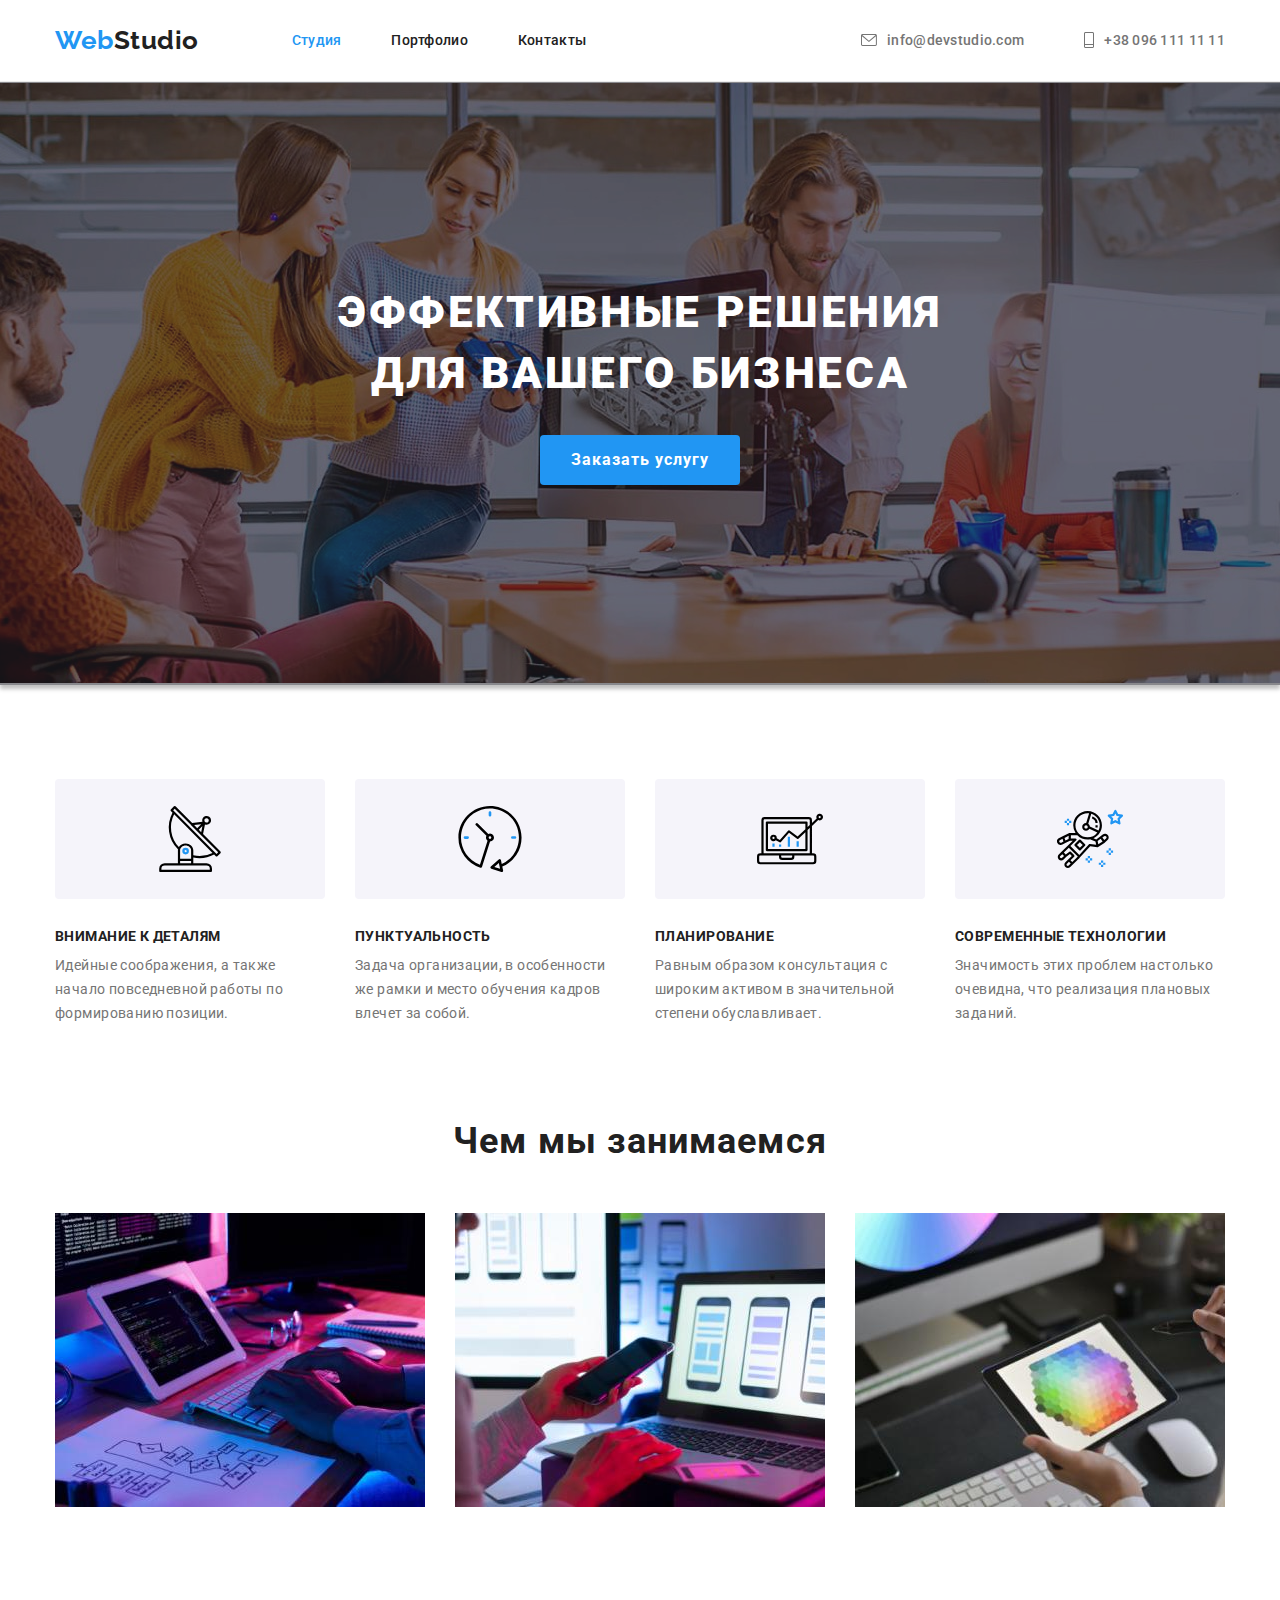
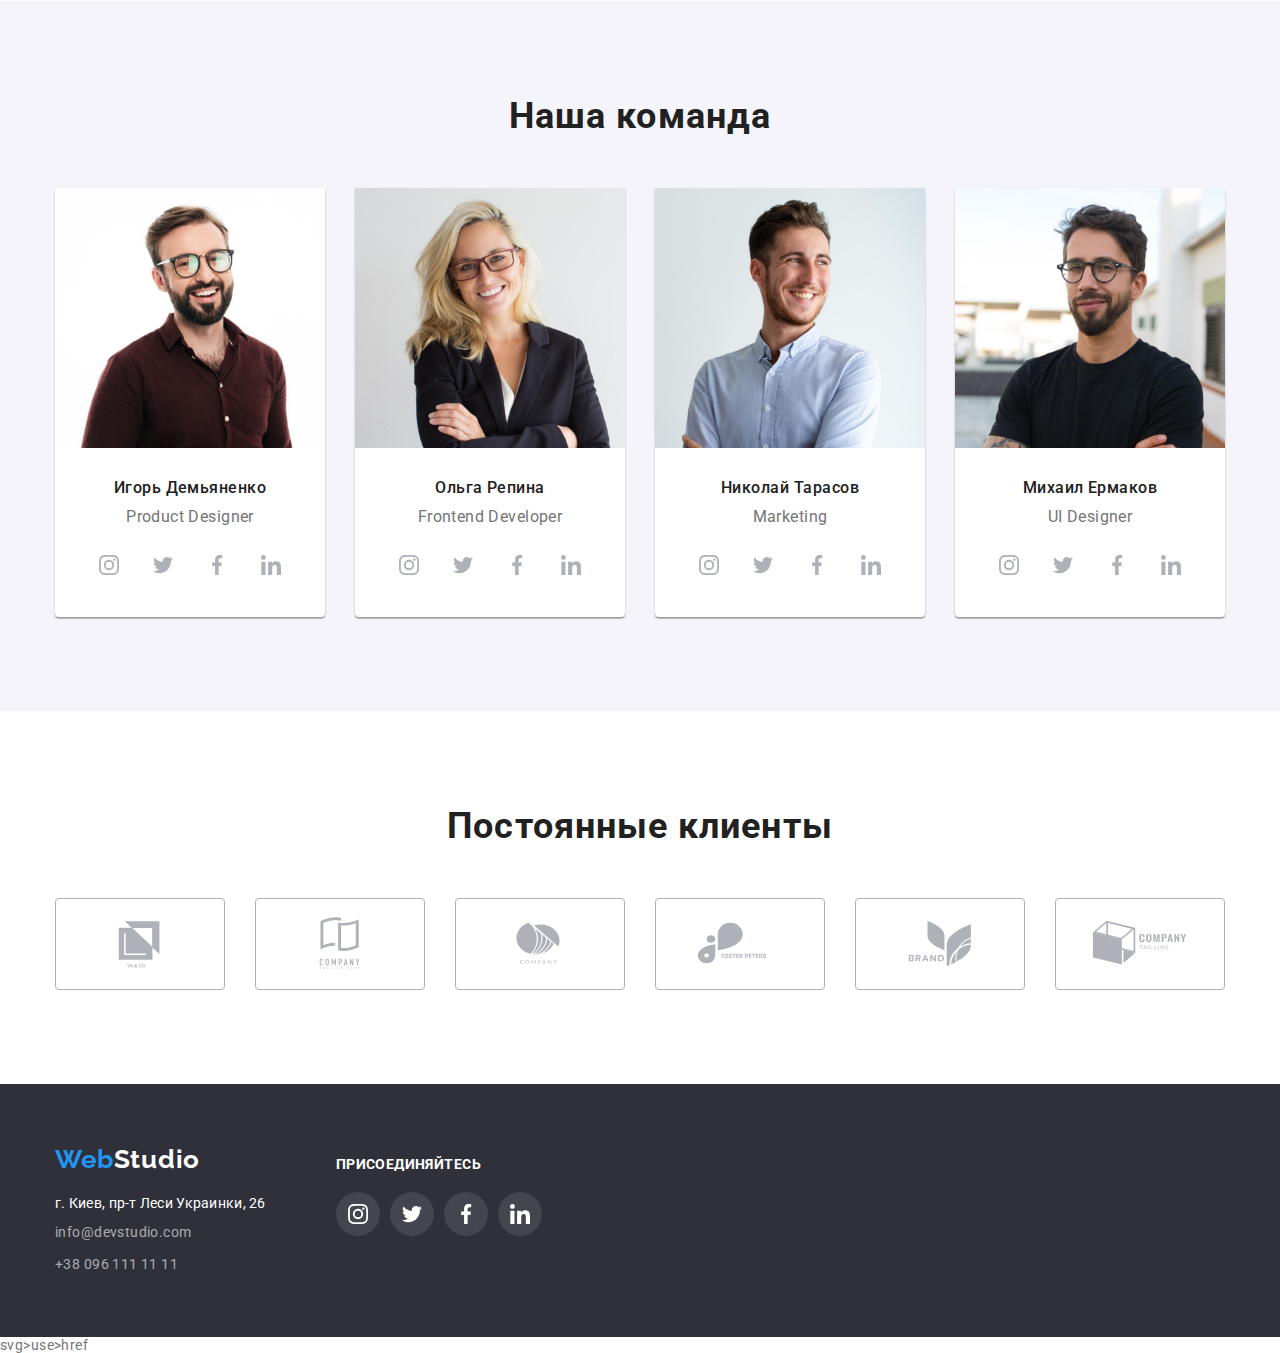
<file: index.html>
<!DOCTYPE html>
<html lang="ru">

<head>
    <meta charset="UTF-8" />
    <meta http-equiv="X-UA-Compatible" content="IE=edge" />
    <meta name="viewport" content="width=device-width, initial-scale=1.0" />
    <title>WebStudio</title>
    <link rel="stylesheet"
        href="https://cdnjs.cloudflare.com/ajax/libs/modern-normalize/1.1.0/modern-normalize.min.css" />
    <link
        href="https://fonts.googleapis.com/css2?family=Raleway:wght@700&family=Roboto:wght@400;500;700;900&display=swap"
        rel="stylesheet" />
    <link rel="stylesheet" href="./styles.css" />
</head>

<body>
    <!-- header -->
    <header class="header">
        <div class="container main-nav">
            <nav>
                <ul class="list header-nav">
                    <li class="item logo"><a class="logo" href="./index.html" aria-label="ссылка на студию"><span
                                class="logo-web">Web</span>Studio</a></li>
                    <li class="item">
                        <a class="list-link" href="./index.html"><s class="current">Студия</s></a>
                    </li>
                    <li class="item"><a class="list-link" href="./portfolio.html">Портфолио</a></li>
                    <li class="item"><a class="list-link" href="">Контакты</a></li>
                </ul>
            </nav>
            <ul class="list header-nav adress">
                <li class="item">
                    
                    <a class="site-nav" href=" mailto:info@devstudio.com"><svg class="svg-site-nav" width="16px" height="12px">
                        <use href="./icon.svg#icon-envelope"></use>
                    </svg>info@devstudio.com</a>
                </li>
                <li class="item">
                    <a class="site-nav" href="tel:+380961111111"><svg class="svg-site-nav" width="10px" height="16px">
                        <use href="./icon.svg#icon-Vector"></use>
                    </svg>+38 096 111 11 11</a>
                    
                </li>
            </ul>
        </div>
    </header>
    <!-- main -->
    <main>
        <!-- section 1 -->
        <section class="hero">
            <div class="container">
                <h1 class="hero-title"> Эффективные решения для вашего бизнеса </h1>
                <button class="button-hero" type="button">Заказать услугу</button>
            </div>
        </section>
        <section class="peculiarities">
            <div class="container">
                <h2 hidden>Особености</h2>
                <ul class="list-p">
                    <li class="item">
                        <div class="item-svg">
                            <svg width="66px" height="70px">
                                <use href="./icon.svg#icon-antenna"></use>
                            </svg>
                        </div>
                        <h3 class="peculiarities-headlines">Внимание к деталям</h3>
                        <p class="section-peculiarities">
                            Идейные соображения, а также начало повседневной работы по формированию позиции.
                        </p>
                    </li>
                    <li class="item">
                        <div class="item-svg">
                            <svg width="66px" height="70px">
                                <use href="./icon.svg#icon-clock"></use>
                            </svg>
                        </div>
                        <h3 class="peculiarities-headlines">Пунктуальность</h3>
                        <p class="section-peculiarities">
                            Задача организации, в особенности же рамки и место обучения кадров влечет за собой.
                        </p>
                    </li>
                    <li class="item">
                        <div class="item-svg">
                            <svg width="66px" height="70px">
                                <use href="./icon.svg#icon-diagram"></use>
                            </svg>
                        </div>
                        <h3 class="peculiarities-headlines">Планирование</h3>
                        <p class="section-peculiarities">
                            Равным образом консультация с широким активом в значительной степени обуславливает.
                        </p>
                    </li>
                    <li class="item">
                        <div class="item-svg">
                            <svg width="66px" height="70px">
                                <use href="./icon.svg#icon-astronaut"></use>
                            </svg>
                        </div>
                        <h3 class="peculiarities-headlines">Современные технологии</h3>
                        <p class="section-peculiarities">
                            Значимость этих проблем настолько очевидна, что реализация плановых заданий.
                        </p>
                    </li>
                </ul>
            </div>
        </section>
        <!-- What are we doing -->
        <section class="doing">
            <div class="container">
                <h2 class="work-title">Чем мы занимаемся</h2>
                <ul class="list">
                    <li class="item">
                        <img src="./images/img-a.jpeg" alt="планшет и клавиатура" width="370" />
                    </li>
                    <li class="item"><img src="./images/img-b.jpeg" alt="ноутбук и телефон" width="370" /></li>
                    <li class="item"><img src="./images/img-c.jpeg" alt="планшет с рисунком" width="370" /></li>
                </ul>
            </div>
        </section>
        <!-- our team -->
        <section class="team">
            <div class="container">
                <h2 class="team-headlines">Наша команда</h2>
                <ul class="list">
                    <li class="team-card">
                        <div class="team-article">
                            <img src="./images/igor.jpeg" alt="Игорь Демьяненко" width="270" />
                            <h3 class="tc-head">Игорь Демьяненко</h3>
                            <p class="team-skill">Product Designer</p>
                            <ul class="social">
                                <li class="ts-link"><a class="social-link" href="" target="_blank"
                                        rel="noreferrer noopener" aria-label="instagram">
                                        <svg width="20px" height="20px">
                                            <use href="./icon.svg#icon-instagram"></use>
                                        </svg>
                                    </a>
                                </li>
                                <li class="ts-link"><a class="social-link" href="" target="_blank"
                                        rel="noreferrer noopener" aria-label="twitter">
                                        <svg width="20px" height="20px">
                                            <use href="./icon.svg#icon-twitter"></use>
                                        </svg>
                                    </a>
                                </li>
                                <li class="ts-link"><a class="social-link" href="" target="_blank"
                                        rel="noreferrer noopener" aria-label="facebook">
                                        <svg width="20px" height="20px">
                                            <use href="./icon.svg#icon-facebook"></use>
                                        </svg>
                                    </a>
                                </li>
                                <li class="ts-link"><a class="social-link" href="" target="_blank"
                                        rel="noreferrer noopener" aria-label="linkedin">
                                        <svg width="20px" height="20px">
                                            <use href="./icon.svg#icon-linkedin"></use>
                                        </svg>
                                    </a>
                                </li>
                            </ul>
                        </div>
                    </li>
                    <li class="team-card">
                        <div class="team-article">
                            <img src="./images/olga.jpeg" alt="Ольга Репина" width="270" />
                            <h3 class="tc-head">Ольга Репина</h3>
                            <p class="team-skill">Frontend Developer</p>
                            <ul class="social">
                                <li class="ts-link"><a class="social-link" href="" target="_blank"
                                        rel="noreferrer noopener" aria-label="instagram">
                                        <svg width="20px" height="20px">
                                            <use href="./icon.svg#icon-instagram"></use>
                                        </svg>
                                    </a>
                                </li>
                                <li class="ts-link"><a class="social-link" href="" target="_blank"
                                        rel="noreferrer noopener" aria-label="twitter">
                                        <svg width="20px" height="20px">
                                            <use href="./icon.svg#icon-twitter"></use>
                                        </svg>
                                    </a>
                                </li>
                                <li class="ts-link"><a class="social-link" href="" target="_blank"
                                        rel="noreferrer noopener" aria-label="facebook">
                                        <svg width="20px" height="20px">
                                            <use href="./icon.svg#icon-facebook"></use>
                                        </svg>
                                    </a>
                                </li>
                                <li class="ts-link"><a class="social-link" href="" target="_blank"
                                        rel="noreferrer noopener" aria-label="linkedin">
                                        <svg width="20px" height="20px">
                                            <use href="./icon.svg#icon-linkedin"></use>
                                        </svg>
                                    </a>
                                </li>
                            </ul>
                        </div>
                    </li>
                    <li class="team-card">
                        <div class="team-article">
                            <img src="./images/nikolay.jpeg" alt="Николай Тарасов" width="270" />
                            <h3 class="tc-head">Николай Тарасов</h3>
                            <p class="team-skill">Marketing</p>
                            <ul class="social">
                                <li class="ts-link"><a class="social-link" href="" target="_blank"
                                        rel="noreferrer noopener" aria-label="instagram">
                                        <svg width="20px" height="20px">
                                            <use href="./icon.svg#icon-instagram"></use>
                                        </svg>
                                    </a>
                                </li>
                                <li class="ts-link"><a class="social-link" href="" target="_blank"
                                        rel="noreferrer noopener" aria-label="twitter">
                                        <svg width="20px" height="20px">
                                            <use href="./icon.svg#icon-twitter"></use>
                                        </svg>
                                    </a>
                                </li>
                                <li class="ts-link"><a class="social-link" href="" target="_blank"
                                        rel="noreferrer noopener" aria-label="facebook">
                                        <svg width="20px" height="20px">
                                            <use href="./icon.svg#icon-facebook"></use>
                                        </svg>
                                    </a>
                                </li>
                                <li class="ts-link"><a class="social-link" href="" target="_blank"
                                        rel="noreferrer noopener" aria-label="linkedin">
                                        <svg width="20px" height="20px">
                                            <use href="./icon.svg#icon-linkedin"></use>
                                        </svg>
                                    </a>
                                </li>
                            </ul>
                        </div>
                    </li>
                    <li class="team-card">
                        <div class="team-article">
                            <img src="./images/mixail.jpeg" alt="Михаил Ермаков" width="270" />
                            <h3 class="tc-head">Михаил Ермаков</h3>
                            <p class="team-skill">UI Designer</p>
                            <ul class="social">
                                <li class="ts-link"><a class="social-link" href="" target="_blank"
                                        rel="noreferrer noopener" aria-label="instagram">
                                        <svg width="20px" height="20px">
                                            <use href="./icon.svg#icon-instagram"></use>
                                        </svg>
                                    </a>
                                </li>
                                <li class="ts-link"><a class="social-link" href="" target="_blank"
                                        rel="noreferrer noopener" aria-label="twitter">
                                        <svg width="20px" height="20px">
                                            <use href="./icon.svg#icon-twitter"></use>
                                        </svg>
                                    </a>
                                </li>
                                <li class="ts-link"><a class="social-link" href="" target="_blank"
                                        rel="noreferrer noopener" aria-label="facebook">
                                        <svg width="20px" height="20px">
                                            <use href="./icon.svg#icon-facebook"></use>
                                        </svg>
                                    </a>
                                </li>
                                <li class="ts-link"><a class="social-link" href="" target="_blank"
                                        rel="noreferrer noopener" aria-label="linkedin">
                                        <svg width="20px" height="20px">
                                            <use href="./icon.svg#icon-linkedin"></use>
                                        </svg>
                                    </a>
                                </li>
                            </ul>
                        </div>
                    </li>
                </ul>
            </div>
        </section>
        <section class="cliet">
            <div class="container">
                <h2 class="regular-customers-headlines">Постоянные клиенты</h2>
                <div class="regular-customer">
                    <ul class="regular-list">
                        <li class="regular-item"><a class="regular-link" href="" target="_blank" rel="noreferrer noopener"><svg width="106px"
                                    height="60px">
                                    <use href="./icon.svg#icon-client-1"></use>
                                </svg></a></li>
                        <li class="regular-item"><a class="regular-link" href="" target="_blank" rel="noreferrer noopener"><svg width="106px"
                                    height="60px">
                                    <use href="./icon.svg#icon-client-2"></use>
                                </svg></a></li>
                        <li class="regular-item"><a class="regular-link" href="" target="_blank" rel="noreferrer noopener"><svg width="106px"
                                    height="60px">
                                    <use href="./icon.svg#icon-client-3"></use>
                                </svg></a></li>
                        <li class="regular-item"><a class="regular-link" href="" target="_blank" rel="noreferrer noopener"><svg width="106px"
                                    height="60px">
                                    <use href="./icon.svg#icon-client-4"></use>
                                </svg></a></li>
                        <li class="regular-item"><a class="regular-link" href="" target="_blank" rel="noreferrer noopener"><svg width="106px"
                                    height="60px">
                                    <use href="./icon.svg#icon-client-5"></use>
                                </svg></a></li>
                        <li class="regular-item"><a class="regular-link" href="" target="_blank" rel="noreferrer noopener"><svg width="106px" height="60px">
                                    <use href="./icon.svg#icon-client-6"></use>
                                </svg></a></li>
                    </ul>
                </div>
            </div>
        </section>
    </main>
    <!-- footer -->
    <footer class="footer">
        <div class="container">
            <div class="logo-addres">
            <a class="footer-logo" href="./index.html" aria-label="ссылка на студию"><span
                    class="footer-logoweb">Web</span>Studio</a>
            <ul class="address">
                <li class="list"><a class="footer-gmaps" href="https://goo.gl/maps/6azqXtSNCnMAoN6U6" target="_blank"
                        rel="noreferrer noopener">г. Киев, пр-т Леси Украинки, 26</a></li>
                <li class="list"><a class="footer-nav" href="mailto:info@devstudio.com">info@devstudio.com</a></li>
                <li class="list"><a class="footer-nav" href="tel:+380961111111">+38 096 111 11 11</a></li>
            </ul>
            </div>
            <div class="social-main">
                <strong class="social-main-headlines">присоединяйтесь</strong>
                <ul class="social-footer">
                                <li class="ts-link"><a class="social-link" href="" target="_blank"
                                        rel="noreferrer noopener" aria-label="instagram">
                                        <svg width="20px" height="20px">
                                            <use href="./icon.svg#icon-instagram"></use>
                                        </svg>
                                    </a>
                                </li>
                                <li class="ts-link"><a class="social-link" href="" target="_blank"
                                        rel="noreferrer noopener" aria-label="twitter">
                                        <svg width="20px" height="20px">
                                            <use href="./icon.svg#icon-twitter"></use>
                                        </svg>
                                    </a>
                                </li>
                                <li class="ts-link"><a class="social-link" href="" target="_blank"
                                        rel="noreferrer noopener" aria-label="facebook">
                                        <svg width="20px" height="20px">
                                            <use href="./icon.svg#icon-facebook"></use>
                                        </svg>
                                    </a>
                                </li>
                                <li class="ts-link"><a class="social-link" href="" target="_blank"
                                        rel="noreferrer noopener" aria-label="linkedin">
                                        <svg width="20px" height="20px">
                                            <use href="./icon.svg#icon-linkedin"></use>
                                        </svg>
                                    </a>
                                </li>
                            </ul>
            </div>
        </div>
    </footer>
</body>

</html>
svg>use>href
</file>
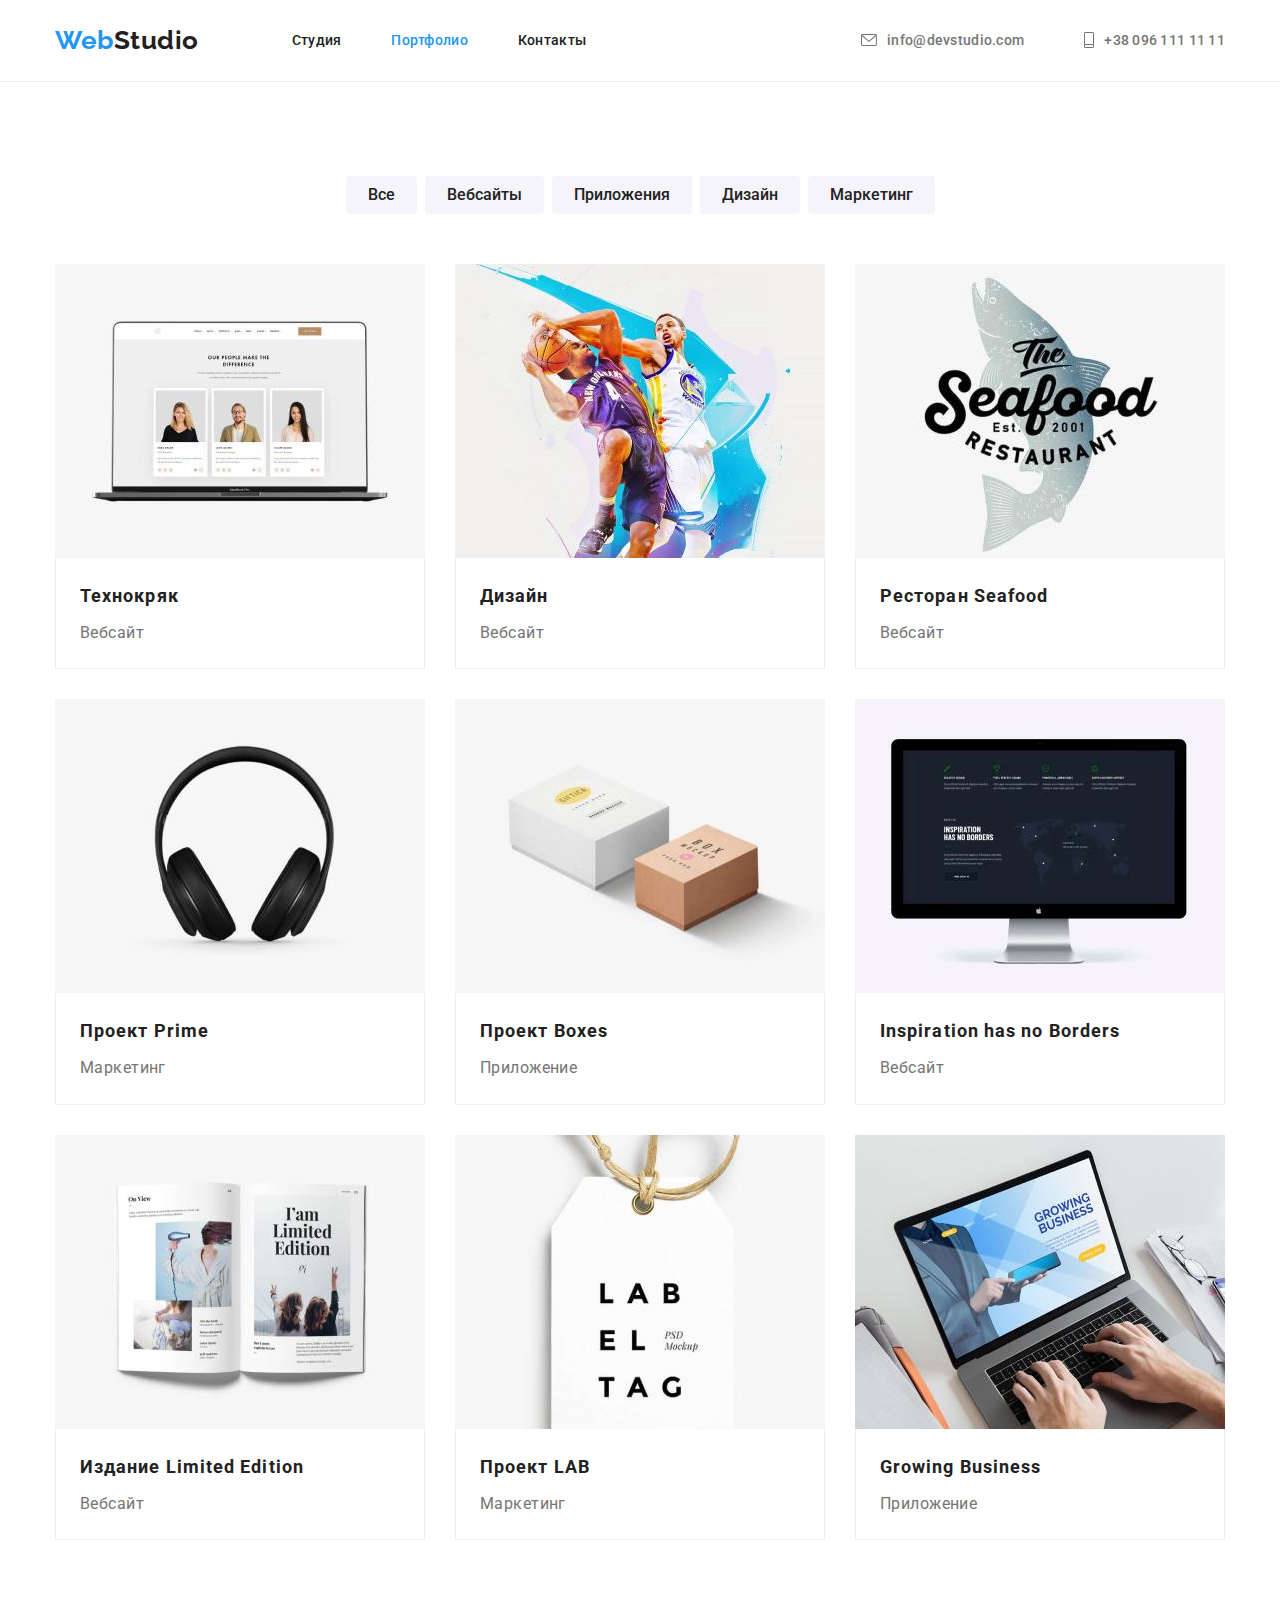
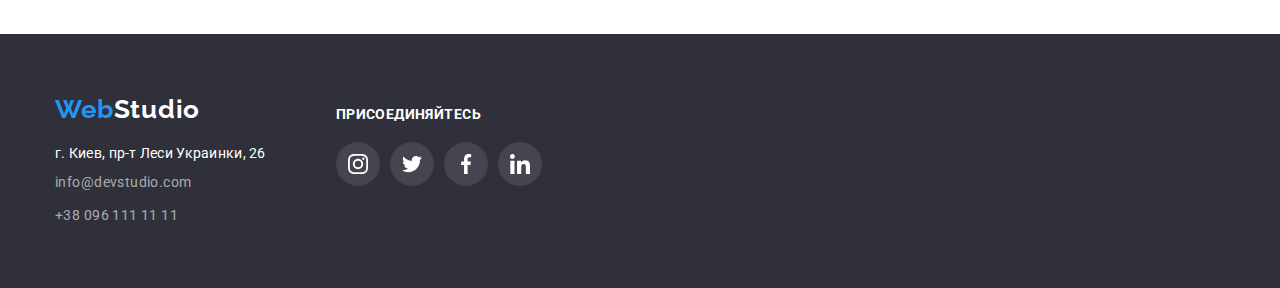
<file: portfolio.html>
<!DOCTYPE html>
<html lang="ru">

<head>
    <meta charset="UTF-8" />
    <meta http-equiv="X-UA-Compatible" content="IE=edge" />
    <meta name="viewport" content="width=device-width, initial-scale=1.0" />
    <title>Portfolio</title>
    <link
        href="https://fonts.googleapis.com/css2?family=Raleway:wght@700&family=Roboto:wght@400;500;700;900&display=swap"
        rel="stylesheet" />
    <link rel="stylesheet"
        href="https://cdnjs.cloudflare.com/ajax/libs/modern-normalize/1.1.0/modern-normalize.min.css" />
    <link rel="stylesheet" href="./styles.css" />
</head>

<body>
    <header class="header">
        <div class="container main-nav">
            <nav>
                <ul class="list header-nav">
                    <li class="item logo">
                        <a class="logo" href="./index.html" aria-label="ссылка на студию"><span
                                class="logo-web">Web</span>Studio</a>
                    </li>
                    <li class="item">
                        <a class="list-link" href="./index.html">Студия</a>
                    </li>
                    <li class="item">
                        <a class="list-link" href="./portfolio.html"><span class="current">Портфолио</span></a>
                    </li>
                    <li class="item"><a class="list-link" href="">Контакты</a></li>
                </ul>
            </nav>
            <ul class="list header-nav adress">
                <li class="item">
                    
                    <a class="site-nav" href=" mailto:info@devstudio.com"><svg class="svg-site-nav" width="16px" height="12px">
                        <use href="./icon.svg#icon-envelope"></use>
                    </svg>info@devstudio.com</a>
                </li>
                <li class="item">
                    <a class="site-nav" href="tel:+380961111111"><svg class="svg-site-nav" width="10px" height="16px">
                        <use href="./icon.svg#icon-Vector"></use>
                    </svg>+38 096 111 11 11</a>
                    
                </li>
            </ul>
        </div>
    </header>
    <!-- main -->
    <main>
        <section>
            <div class="work container">
                <h1 hidden>Работы</h1>
                <!-- filter works -->
                <ul class="list">
                    <li class="item">
                        <button class="button" type="button">Все</button>
                    </li>
                    <li class="item">
                        <button class="button" type="button">Вебсайты</button>
                    </li>
                    <li class="item">
                        <button class="button" type="button">Приложения</button>
                    </li>
                    <li class="item">
                        <button class="button" type="button">Дизайн</button>
                    </li>
                    <li class="item">
                        <button class="button" type="button">Маркетинг</button>
                    </li>
                </ul>
                <ul class="list-card">
                    <li class="card-link">
                            <a href=""><img src="./images/images-portfolio/img.jpeg" alt="ноутбук" width="370" />
                                <div class="card-data">
                                <h2 class="card-name">Технокряк</h2>
                                <p class="card-text">Вебсайт</p>
                                </div>
                            </a>
                    </li>
                    <li class="card-link">
                            <a href=""><img src="./images/images-portfolio/img2.jpeg" alt="баскетболисты" width="370" />
                                <div class="card-data">
                                <h2 class="card-name">Дизайн</h2>
                                <p class="card-text">Вебсайт</p>
                                </div>
                            </a>
                    </li>
                    <li class="card-link">
                            <a href=""><img src="./images/images-portfolio/img3.jpeg" alt="лого ресторана"
                                    width="370" />
                                <div class="card-data">
                                <h2 class="card-name">Ресторан Seafood</h2>
                                <p class="card-text">Вебсайт</p>
                                </div>
                            </a>
                    </li>
                    <li class="card-link">
                            <a href=""><img src="./images/images-portfolio/img4.jpeg" alt="наушники" width="370" />
                                <div class="card-data">
                                <h2 class="card-name">Проект Prime</h2>
                                <p class="card-text">Маркетинг</p>
                                </div>
                            </a>
                    </li>
                    <li class="card-link">
                            <a href=""><img src="./images/images-portfolio/img5.jpeg" alt="коробки" width="370" />
                            <div class="card-data">
                                <h2 class="card-name">Проект Boxes</h2>
                                <p class="card-text">Приложение</p>
                                </div>
                            </a>
                    </li>
                    <li class="card-link">
                            <a href=""><img src="./images/images-portfolio/img6.jpeg" alt="монитор" width="370" />
                            <div class="card-data">
                                <h2 class="card-name" lang="en">
                                    Inspiration has no Borders
                                </h2>
                                <p class="card-text">Вебсайт</p>
                                </div>
                            </a>
                    </li>
                    <li class="card-link">
                            <a href=""><img src="./images/images-portfolio/img7.jpeg" alt="открытая книга"
                                    width="370" />
                                <div class="card-data">
                                <h2 class="card-name">Издание Limited Edition</h2>
                                <p class="card-text">Вебсайт</p>
                                </div>
                            </a>
                    </li>
                    <li class="card-link">
                            <a href=""><img src="./images/images-portfolio/img8.jpeg" alt="бирка" width="370" />
                            <div class="card-data">
                                <h2 class="card-name">Проект LAB</h2>
                                <p class="card-text">Маркетинг</p>
                                </div>
                            </a>
                    </li>
                    <li class="card-link">
                            <a href=""><img src="./images/images-portfolio/img9.jpeg" alt="ноутбук" width="370" />
                            <div class="card-data">
                                <h2 class="card-name" lang="en">Growing Business</h2>
                                <p class="card-text">Приложение</p>
                                </div>
                            </a>
                    </li>
                </ul>
            </div>
        </section>
    </main>
    <!-- footer -->
    <footer class="footer">
        <div class="container">
            <div class="logo-addres">
                <a class="footer-logo" href="./index.html" aria-label="ссылка на студию"><span
                        class="footer-logoweb">Web</span>Studio</a>
                <ul class="address">
                    <li class="list">
                        <a class="footer-gmaps" href="https://goo.gl/maps/6azqXtSNCnMAoN6U6" target="_blank"
                            rel="noreferrer noopener">г. Киев, пр-т Леси Украинки, 26</a>
                    </li>
                    <li class="list">
                        <a class="footer-nav" href="mailto:info@devstudio.com">info@devstudio.com</a>
                    </li>
                    <li class="list">
                        <a class="footer-nav" href="tel:+380961111111">+38 096 111 11 11</a>
                    </li>
                </ul>
            </div>
            <div class="social-main">
                <strong class="social-main-headlines">присоединяйтесь</strong>
                <ul class="social-footer">
                    <li class="ts-link">
                        <a class="social-link" href="" target="_blank" rel="noreferrer noopener" aria-label="instagram">
                            <svg width="20px" height="20px">
                                <use href="./icon.svg#icon-instagram"></use>
                            </svg>
                        </a>
                    </li>
                    <li class="ts-link">
                        <a class="social-link" href="" target="_blank" rel="noreferrer noopener" aria-label="twitter">
                            <svg width="20px" height="20px">
                                <use href="./icon.svg#icon-twitter"></use>
                            </svg>
                        </a>
                    </li>
                    <li class="ts-link">
                        <a class="social-link" href="" target="_blank" rel="noreferrer noopener" aria-label="facebook">
                            <svg width="20px" height="20px">
                                <use href="./icon.svg#icon-facebook"></use>
                            </svg>
                        </a>
                    </li>
                    <li class="ts-link">
                        <a class="social-link" href="" target="_blank" rel="noreferrer noopener" aria-label="linkedin">
                            <svg width="20px" height="20px">
                                <use href="./icon.svg#icon-linkedin"></use>
                            </svg>
                        </a>
                    </li>
                </ul>
            </div>
        </div>
    </footer>
</body>

</html>
</file>
<file: styles.css>
:root {
    /* bacround-color */
    --backroundcolor-main: #e5e5e5;
    --backroundcolor-secondari: #2f303a;
    --accent-color: #2196f3;
    --backgroundcolor-header: #ffffff;
    --background-color-btn: #f5f4fa;

    /* font-color */
    --fontcolor-main: #757575;
    --fontcolor-secondary: #212121;
    --fontcolor: #ffffff;
}


body {
    background-color: var(--backgroundcolor-header);
    font-family: Roboto, san-serif;
    font-size: 14px;
    letter-spacing: 0.03em;
    color: var(--fontcolor-main);

}

/* reset styles */
h1,
h2,
h3,
p {
    margin: 0px;
    padding: 0px;
}

img {
    display: block;
}

a {
    text-decoration: none;
    margin: 0px;
    padding: 0px;
}

ul,
li {
    list-style: none;
    margin: 0px;
    padding: 0px;
}

/* div container styles */
.container {
    width: 1200px;
    margin-left: auto;
    margin-right: auto;
    padding-left: 15px;
    padding-right: 15px;
}

section {
    padding-top: 94px;
    padding-bottom: 94px;
}

/* header */
.header {
    background-color: var(--backgroundcolor-header);
    border-bottom: 1px solid #ECECEC;
}


/* logo style */
.logo {
    display: inline-block;
    font-family: Raleway;
    font-size: 26px;
    font-weight: 700;
    line-height: 1.2;
    letter-spacing: 0.02em;
    color: var(--fontcolor-secondary);
}

.logo-web {
    display: inline-block;
    color: var(--accent-color);
    font-family: Raleway;
    font-size: 26px;
    font-weight: 700;
    line-height: 1.2;
    letter-spacing: 0.02em;
}

.logo:hover,
.logo:focus .logo-web:hover,
.logo-web:focus {
    color: var(--accent-color);
}

.current {
    color: var(--accent-color);
    text-decoration: none;
}

/* header flex */
.container.main-nav {
    display: flex;
}

.header-nav {
    display: flex;
    align-items: center;
    justify-content: space-between;
}

.list.header-nav .item.logo {
    margin-right: 93px;
}

.header-nav .item:not(:last-child) {
    margin-right: 50px;
}


.list.header-nav.adress {
    margin-left: auto;
}

.list-link {
    display: block;
    padding-bottom: 32px;
    padding-top: 32px;
    font-family: inherit;
    font-weight: 500;
    font-size: 14px;
    line-height: 1.2;
    letter-spacing: 0.02em;
    color: var(--fontcolor-secondary);
}

.list-link:hover,
.list-link:focus {
    color: var(--accent-color);
}

.site-nav {
    display: block;
    padding-bottom: 30px;
    padding-top: 30px;
    font-family: inherit;
    font-weight: 500;
    font-size: 14px;
    line-height: 1.2;
    letter-spacing: 0.02em;
    color: var(--fontcolor-main);
}

.svg-site-nav {
    fill: #757575;
    margin-right: 10px;
}

/* .svg-site-nav:hover {
    fill: var(--accent-color);
}

.item .item-address .site-nav:hover,
.item .item-address .site-nav:focus {
    color: var(--accent-color);
} */


.site-nav {
    display: flex;
    align-items: center;

}

.site-nav:hover {
    color: var(--accent-color);
}

.site-nav:hover>.svg-site-nav {
    fill: var(--accent-color);
}

.list.header-nav.adress .item .site-nav {
    margin-left: 10px;
}

/* section hero */



.hero {
    display: flex;
    position: relative;
    max-width: 1600px;
    margin-left: auto;
    margin-right: auto;
    padding-top: 200px;
    padding-bottom: 200px;
    background-image: url(./images/backround-foto.jpg);
    box-shadow: 0px 4px 4px rgba(0, 0, 0, 0.25);
    background-color: #C4C4C4;
    background-repeat: no-repeat;
    background-position: center;

}

.hero:before {
    display: inline-block;
    content: "";
    position: absolute;
    width: 100%;
    height: 100%;
    top: 0;
    left: 0;
    background-color: rgba(47, 48, 58, 0.4);
}

.hero .container {
    position: relative;
}



.hero-title {
    width: 696px;
    margin: 0 auto;
    font-weight: 900;
    font-size: 44px;
    line-height: 1.4;
    letter-spacing: 0.06em;
    text-align: center;
    vertical-align: top;
    text-transform: uppercase;
    color: var(--fontcolor);
}

/* section-peculiarities */
.peculiarities .container .list-p {
    display: flex;
    margin: 0 auto;
}

.item-svg {
    width: 270px;
    height: 120px;
    margin-bottom: 30px;
    display: flex;
    align-items: center;
    justify-content: center;
    background-color: #F5F4FA;
    border-radius: 4px;

}



.peculiarities .container .list-p .item:not(:last-child) {
    margin-right: 30px;
}


.peculiarities-headlines {
    margin-bottom: 10px;
    font-size: 14px;
    font-weight: 700;
    text-transform: uppercase;
    line-height: 1.1;
    vertical-align: top;
    color: var(--fontcolor-secondary);
    letter-spacing: 0.03em;
    text-align: left;
    background-color: var(--backgroundcolor-header);
}

.section-peculiarities {
    color: var(--fontcolor-main);
    letter-spacing: 0.03em;
    line-height: 1.7;
    font-weight: 400;
    text-transform: none;
}

.peculiarities .list-p .item {
    width: 270px;
}

/* < !-- What are we doing --> */
section.doing {
    padding-top: 0;

}

section.doing .container .list {
    display: flex;
    margin-left: auto;
    margin-right: auto;
}



.doing .container .list .item:not(:last-child) {
    margin-right: 30px;
}


.work-title {
    margin-bottom: 50px;
    font-weight: 700;
    font-size: 36px;
    line-height: 1.2;
    letter-spacing: 0.03em;
    text-align: center;
    color: var(--fontcolor-secondary);
}

/* team */
section.team .container .list {
    display: flex;
    margin-left: auto;
    margin-right: auto;
}

section.team .container .list .team-card:not(:last-child) {
    margin-right: 30px;
}

.team {
    background-color: #F5F4FA
}

.team-headlines {
    margin-bottom: 50px;
    font-style: 700;
    font-size: 36px;
    line-height: 1.2;
    letter-spacing: 0.03em;
    text-align: center;
    color: var(--fontcolor-secondary);
}

.team-card {
    background-color: var(--backgroundcolor-header);
}

.team-card .team-article .tc-head {
    margin-top: 30px;
    margin-bottom: 10px;
    font-size: 16px;
    font-weight: 500;
    letter-spacing: 0.03em;
    line-height: 1.2;
    text-align: center;
    color: var(--fontcolor-secondary);
}

.team-skill {
    color: var(--fontcolor-main);
    font-size: 16px;
    line-height: 1.2;
    text-align: center;
}

.team-card {

    box-shadow: 0px 1px 3px rgba(0, 0, 0, 0.12), 0px 1px 1px rgba(0, 0, 0, 0.14), 0px 2px 1px rgba(0, 0, 0, 0.2);
    border-radius: 0px 0px 4px 4px;

}

.team .container .list .social {
    display: flex;
    justify-content: center;
    margin-top: 16px;
    margin-bottom: 30px;

}

.team-article .social .ts-link {
    display: flex;
    width: 44px;
    height: 44px;
    align-items: center;
    justify-content: center;
    border-radius: 50%;

}

.team-article .social .ts-link .social-link:hover,
.team-article .social .ts-link .social-link:focus {
    background-color: var(--accent-color);
    border-radius: 50%;

}

.social-link {
    display: flex;
    width: 100%;
    height: 100%;
    justify-content: center;
    align-items: center;
    fill: #AFB1B8;
}

.social-link:hover {
    fill: var(--fontcolor);
}

.social-link:focus {
    fill: var(--fontcolor);
}

.social .ts-link:not(:last-child) {
    margin-right: 10px;
}

/* regular-customer */

.regular-customer .regular-list {
    display: flex;
    margin: 0 auto;
    justify-content: center;
}


.regular-customer .regular-list .regular-item {
    display: flex;
    align-items: center;
    justify-content: center;
    width: 170px;
    height: 92px;
    fill: #AFB1B8;
    border: 1px solid #AFB1B8;
    border-radius: 4px;

}

.regular-customer .regular-list .regular-item:focus {
    border: 1px solid var(--accent-color);
}

.regular-customer .regular-list .regular-item:hover {
    border: 1px solid var(--accent-color);
}

.regular-list .regular-item:not(:last-child) {
    margin-right: 30px;
}

.regular-link {
    display: flex;
    width: 100%;
    height: 100%;
    justify-content: center;
    align-items: center;
    fill: #AFB1B8;
}

.regular-link:focus,
.regular-link:hover {
    fill: var(--accent-color);
}

.regular-customers-headlines {
    margin-bottom: 50px;
    font-style: 700;
    font-size: 36px;
    line-height: 1.2;
    letter-spacing: 0.03em;
    text-align: center;
    color: var(--fontcolor-secondary);
}


/* Portfolio card  */

.work.container .list-card,
.list {
    display: flex;
    flex-wrap: wrap;

}

.card-link {
    display: flex;
    background-color: var(--backgroundcolor-header);
    width: 370px;
    margin-bottom: 30px;
    margin-right: 30px;
}

.card-link:hover,
.card-link:focus {
    box-shadow: 0px 1px 1px rgba(0, 0, 0, 0.12), 0px 4px 4px rgba(0, 0, 0, 0.06), 1px 4px 6px rgba(0, 0, 0, 0.16);
}

.card-link:nth-child(3n) {
    margin-right: 0px;
}

.card-link:nth-last-child(-n + 3) {
    margin-bottom: 0px;
}

.card-data {
    padding-top: 20px;
    padding-left: 24px;
    padding-bottom: 20px;
    border-left: 1px solid #EEEEEE;
    border-right: 1px solid #EEEEEE;
    border-bottom: 1px solid #EEEEEE;
}

.card-name {
    margin-bottom: 4px;
    font-family: inherit;
    font-weight: 700;
    font-size: 18px;
    line-height: 2;
    color: var(--fontcolor-secondary);
    letter-spacing: 0.06em;
}

.card-text {
    font-family: inherit;
    font-size: 16px;
    line-height: 1.9;
    color: var(--fontcolor-main);
}

/* buttons */
.work.container .list {
    margin-left: auto;
    margin-right: auto;
    justify-content: center;
}

.work.container .list {
    margin-bottom: 50px;
}

.work.container .list .item:not(:last-child) {
    margin-right: 8px;
}


section .button {
    line-height: 26px;
    display: block;
    font-family: inherit;
    font-size: 16px;
    font-weight: 500;
    color: var(--fontcolor-secondary);
    background-color: var(--background-color-btn);
    border: none;
    border-radius: 4px;
    padding: 6px 22px;
}

.button:hover,
.button:focus {
    background-color: var(--accent-color);
    color: var(--fontcolor);
    box-shadow: 0px 3px 1px rgba(0, 0, 0, 0.1), 0px 1px 2px rgba(0, 0, 0, 0.08), 0px 2px 2px rgba(0, 0, 0, 0.12);
}

.button-hero {
    display: block;
    margin-left: auto;
    margin-right: auto;
    margin-top: 30px;
    height: 50px;
    width: 200px;
    border: 0px;
    border-radius: 4px;
    font-family: inherit;
    font-size: 16px;
    font-weight: 700;
    line-height: 1.9;
    letter-spacing: 0.06em;
    color: var(--fontcolor);
    background-color: #2196f3;
    border: none;
}

.button-hero:hover,
.button-hero:focus {
    background-color: var(--background-color-btn);
    color: var(--fontcolor-secondary);
    box-shadow: 0px 4px 4px rgba(0, 0, 0, 0.15);
    border-radius: 4px;
}

/* footer */
.footer {
    display: block;
    padding-top: 60px;
    padding-bottom: 60px;
    background-color: var(--backroundcolor-secondari);
}

.footer .container .address .list {
    padding-right: 0px;
}

.address {
    margin-top: 20px;
}

.footer .container .address .list:not(:last-child) {
    margin-bottom: 9px;

}

.footer-logo {
    font-family: Raleway;
    font-size: 26px;
    font-weight: 700;
    line-height: 1.2;
    letter-spacing: 0.03em;
    text-decoration: none;
    color: #ffffff;
}

.footer-logoweb {
    color: var(--accent-color);
    color: var(--accent-color);
    font-family: Raleway;
    font-size: 26px;
    font-weight: 700;
    line-height: 1.2;
    letter-spacing: 0.02em;
}

.footer-logoweb:hover,
.footer-logoweb:focus {
    color: var(--accent-color);
}

.footer-logo:hover,
.footer-logo:focus {
    color: var(--accent-color);
}

.footer-nav {
    font-family: Roboto;
    line-height: 1.7;
    letter-spacing: 0.03em;
    color: rgba(255, 255, 255, 0.6);
    font-style: normal;
}

.footer-gmaps {
    font-family: inherit;
    line-height: 1.2;
    letter-spacing: 0.02em;
    color: var(--fontcolor);
    list-style: none;
    font-style: normal;
}

.footer-nav:hover,
.footer-nav:focus {
    color: var(--accent-color);
}

.footer-gmaps:hover,
.footer-gmaps:focus {
    color: var(--accent-color);
}

.footer .container {
    display: flex;
}

.social-main {
    margin-left: 70px;
    margin-top: 12px;
}

.social-main .social-footer {
    display: flex;
    margin-top: 20px;

}

.social-main .social-footer .ts-link {
    display: flex;
    width: 44px;
    height: 44px;
    align-items: center;
    border-radius: 50%;
    background-color: rgba(255, 255, 255, 0.1);

}

.social-footer .ts-link .social-link {
    fill: var(--backgroundcolor-header);
}

.social-main .social-footer .ts-link .social-link:hover,
.social-main .social-footer .ts-link .social-link:focus {
    background-color: var(--accent-color);
    border-radius: 50%;

}

.social-footer .ts-link:not(:last-child) {
    margin-right: 10px;
}

.social-main-headlines {
    font-family: 'Roboto';
    font-style: normal;
    font-weight: 700;
    font-size: 14px;
    line-height: 1.1;
    letter-spacing: 0.03em;
    text-transform: uppercase;
    text-align: end;
    color: #FFFFFF;
}
</file>
